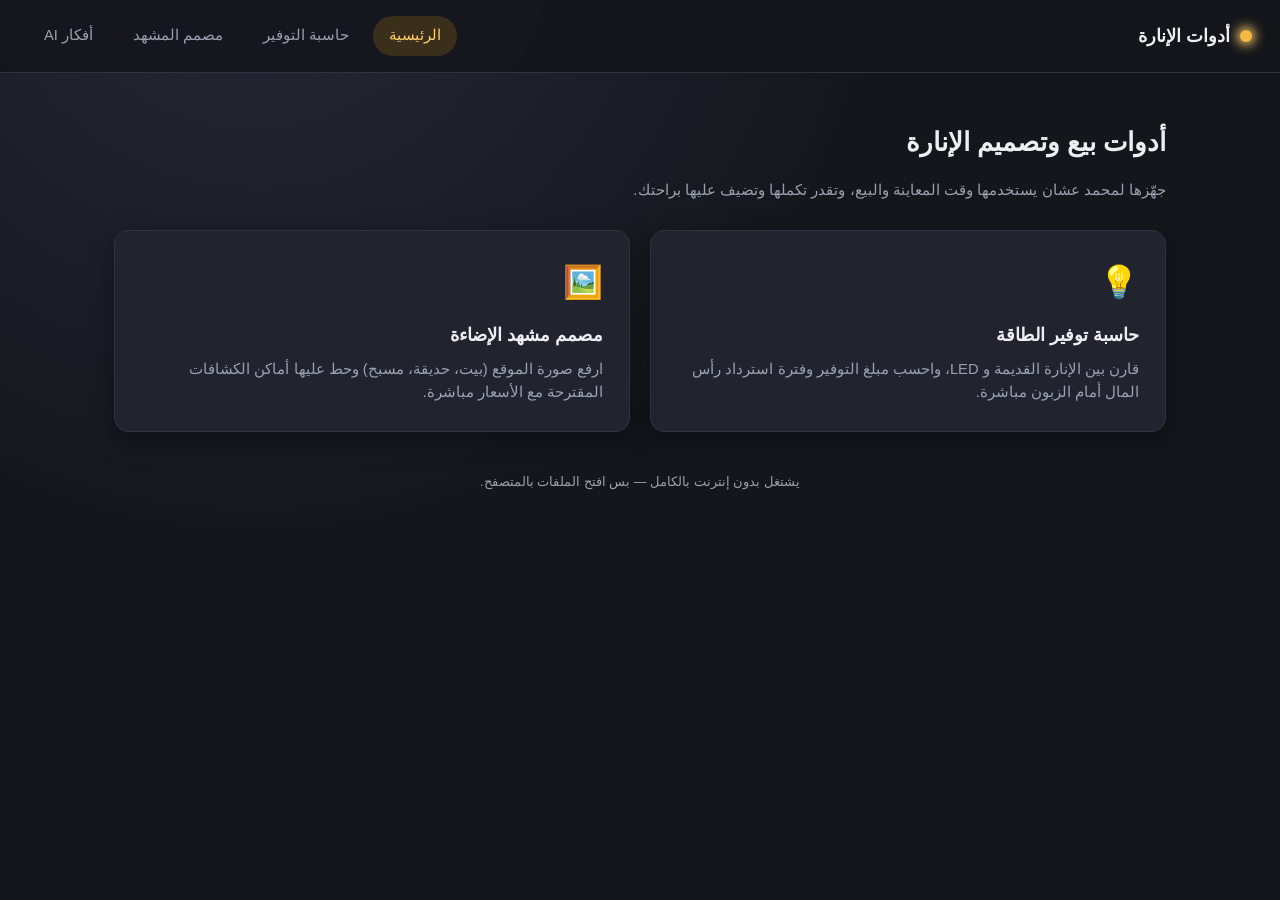
<file: index.html>
<!DOCTYPE html>
<html lang="ar" dir="rtl">
<head>
<meta charset="UTF-8">
<meta name="viewport" content="width=device-width, initial-scale=1.0">
<title>أدوات محمد للإنارة</title>
<link rel="stylesheet" href="style.css">
</head>
<body>

<header class="site-header">
  <div class="brand"><span class="dot"></span> أدوات الإنارة</div>
  <nav class="nav-links">
    <a href="index.html" class="active">الرئيسية</a>
    <a href="energy-calculator.html">حاسبة التوفير</a>
    <a href="scene-configurator.html">مصمم المشهد</a>
    <a href="ai-room-advisor.html">أفكار AI</a>
  </nav>
</header>

<main class="page">
  <h1 class="page-title">أدوات بيع وتصميم الإنارة</h1>
  <p class="page-subtitle">جهّزها لمحمد عشان يستخدمها وقت المعاينة والبيع، وتقدر تكملها وتضيف عليها براحتك.</p>

  <div class="tool-grid">
    <a class="tool-card card" href="energy-calculator.html">
      <span class="tool-icon">💡</span>
      <h3>حاسبة توفير الطاقة</h3>
      <p>قارن بين الإنارة القديمة و LED، واحسب مبلغ التوفير وفترة استرداد رأس المال أمام الزبون مباشرة.</p>
    </a>

    <a class="tool-card card" href="scene-configurator.html">
      <span class="tool-icon">🖼️</span>
      <h3>مصمم مشهد الإضاءة</h3>
      <p>ارفع صورة الموقع (بيت، حديقة، مسبح) وحط عليها أماكن الكشافات المقترحة مع الأسعار مباشرة.</p>
    </a>
  </div>

  <footer class="note">يشتغل بدون إنترنت بالكامل — بس افتح الملفات بالمتصفح.</footer>
</main>

</body>
</html>
</file>
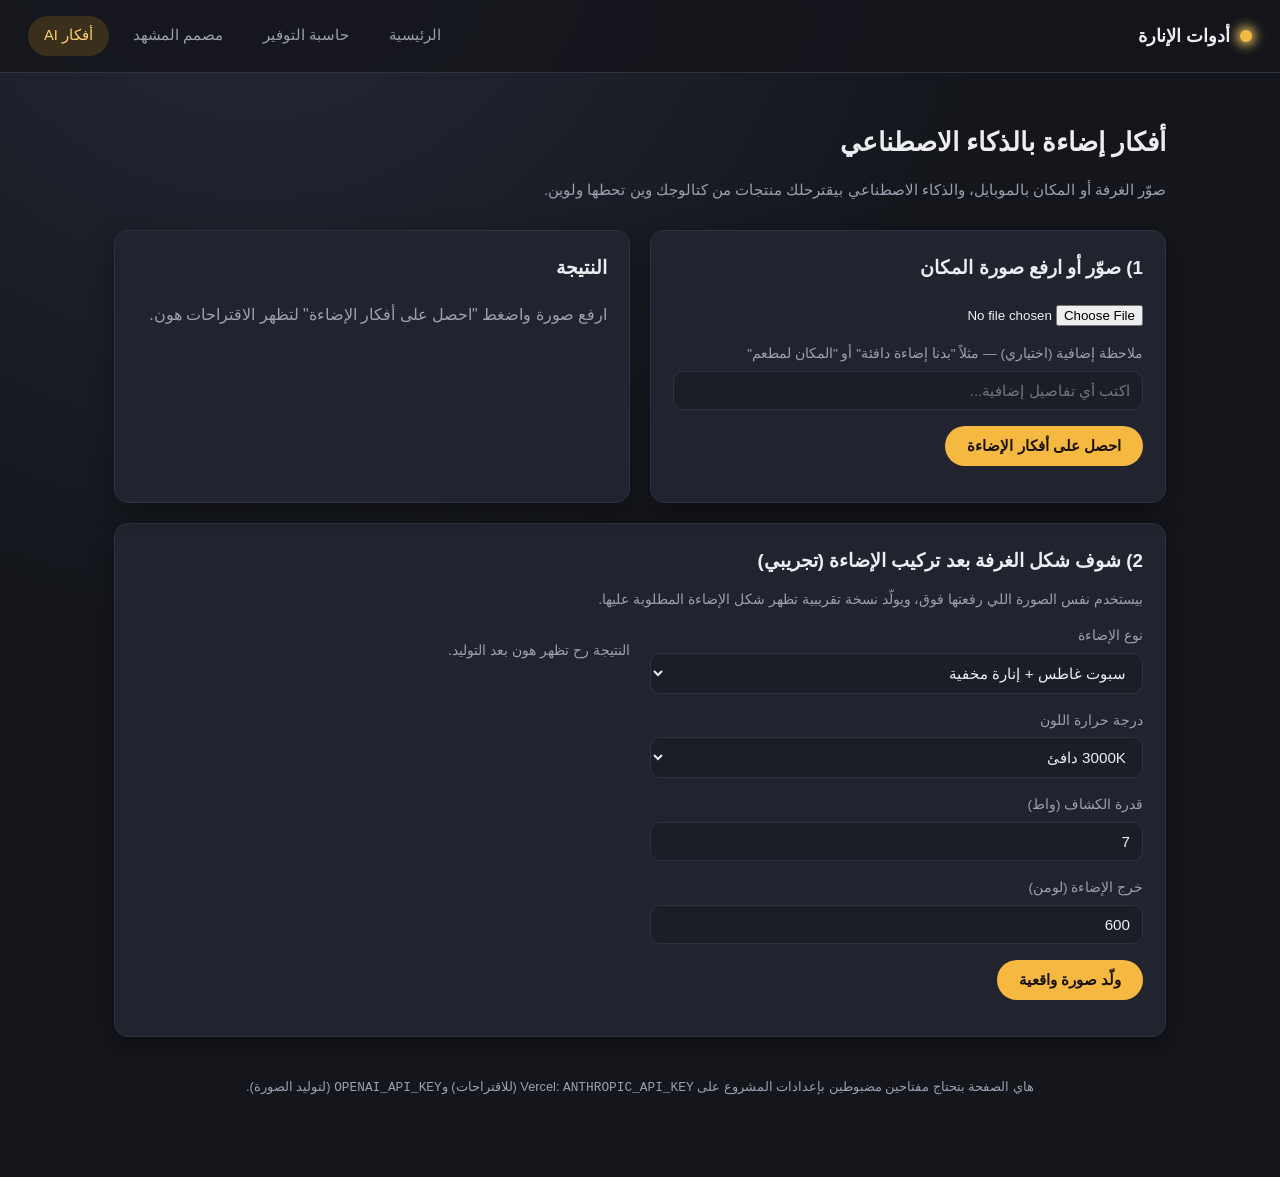
<file: ai-room-advisor.html>
<!DOCTYPE html>
<html lang="ar" dir="rtl">
<head>
<meta charset="UTF-8">
<meta name="viewport" content="width=device-width, initial-scale=1.0">
<title>أفكار إضاءة بالذكاء الاصطناعي</title>
<link rel="stylesheet" href="style.css">
</head>
<body>

<header class="site-header no-print">
  <div class="brand"><span class="dot"></span> أدوات الإنارة</div>
  <nav class="nav-links">
    <a href="index.html">الرئيسية</a>
    <a href="energy-calculator.html">حاسبة التوفير</a>
    <a href="scene-configurator.html">مصمم المشهد</a>
    <a href="ai-room-advisor.html" class="active">أفكار AI</a>
  </nav>
</header>

<main class="page">
  <h1 class="page-title">أفكار إضاءة بالذكاء الاصطناعي</h1>
  <p class="page-subtitle">صوّر الغرفة أو المكان بالموبايل، والذكاء الاصطناعي بيقترحلك منتجات من كتالوجك وين تحطها ولوين.</p>

  <div class="grid-2">
    <div class="card">
      <h3 style="margin-top:0">1) صوّر أو ارفع صورة المكان</h3>

      <div class="field">
        <input type="file" id="roomImageInput" accept="image/*" capture="environment">
      </div>

      <div id="imagePreviewWrap" class="hidden" style="margin:14px 0;">
        <img id="imagePreview" style="max-width:100%; border-radius:10px; border:1px solid var(--card-border);">
      </div>

      <div class="field">
        <label>ملاحظة إضافية (اختياري) — مثلاً "بدنا إضاءة دافئة" أو "المكان لمطعم"</label>
        <input type="text" id="roomNote" placeholder="اكتب أي تفاصيل إضافية...">
      </div>

      <button class="btn btn-primary" id="getSuggestionsBtn" disabled>احصل على أفكار الإضاءة</button>
      <p id="statusMsg" style="color:var(--text-dim); font-size:.85rem; margin-top:10px;"></p>
    </div>

    <div class="card">
      <h3 style="margin-top:0">النتيجة</h3>
      <div id="resultBody">
        <p style="color:var(--text-dim)">ارفع صورة واضغط "احصل على أفكار الإضاءة" لتظهر الاقتراحات هون.</p>
      </div>
    </div>
  </div>

  <div class="card" style="margin-top:20px;">
    <h3 style="margin-top:0">2) شوف شكل الغرفة بعد تركيب الإضاءة (تجريبي)</h3>
    <p style="color:var(--text-dim); font-size:.88rem; margin-top:-6px;">بيستخدم نفس الصورة اللي رفعتها فوق، ويولّد نسخة تقريبية تظهر شكل الإضاءة المطلوبة عليها.</p>

    <div class="grid-2">
      <div>
        <div class="field">
          <label>نوع الإضاءة</label>
          <select id="lightType">
            <option value="recessed ceiling spotlights">سبوت لايت غاطس</option>
            <option value="hidden cove lighting">إنارة مخفية</option>
            <option value="recessed ceiling spotlights and hidden cove lighting" selected>سبوت غاطس + إنارة مخفية</option>
            <option value="wall-mounted decorative fixtures">كشافات حائطية ديكورية</option>
          </select>
        </div>

        <div class="field">
          <label>درجة حرارة اللون</label>
          <select id="colorTempSelect">
            <option value="3000K warm white" selected>3000K دافئ</option>
            <option value="4000K natural white">4000K طبيعي</option>
            <option value="6500K cool white">6500K بارد</option>
          </select>
        </div>

        <div class="field">
          <label>قدرة الكشاف (واط)</label>
          <input type="number" id="renderWattage" value="7" min="0">
        </div>

        <div class="field">
          <label>خرج الإضاءة (لومن)</label>
          <input type="number" id="renderLumens" value="600" min="0">
        </div>

        <button class="btn btn-primary" id="renderImageBtn" disabled>ولّد صورة واقعية</button>
        <p id="renderStatusMsg" style="color:var(--text-dim); font-size:.85rem; margin-top:10px;"></p>
      </div>

      <div id="renderResultWrap">
        <p style="color:var(--text-dim); font-size:.9rem;">النتيجة رح تظهر هون بعد التوليد.</p>
      </div>
    </div>
  </div>

  <footer class="note no-print">
    هاي الصفحة بتحتاج مفتاحين مضبوطين بإعدادات المشروع على Vercel: <code>ANTHROPIC_API_KEY</code> (للاقتراحات) و<code>OPENAI_API_KEY</code> (لتوليد الصورة).
  </footer>
</main>

<script src="data/products.js"></script>
<script src="js/ai-room-advisor.js"></script>
</body>
</html>
</file>
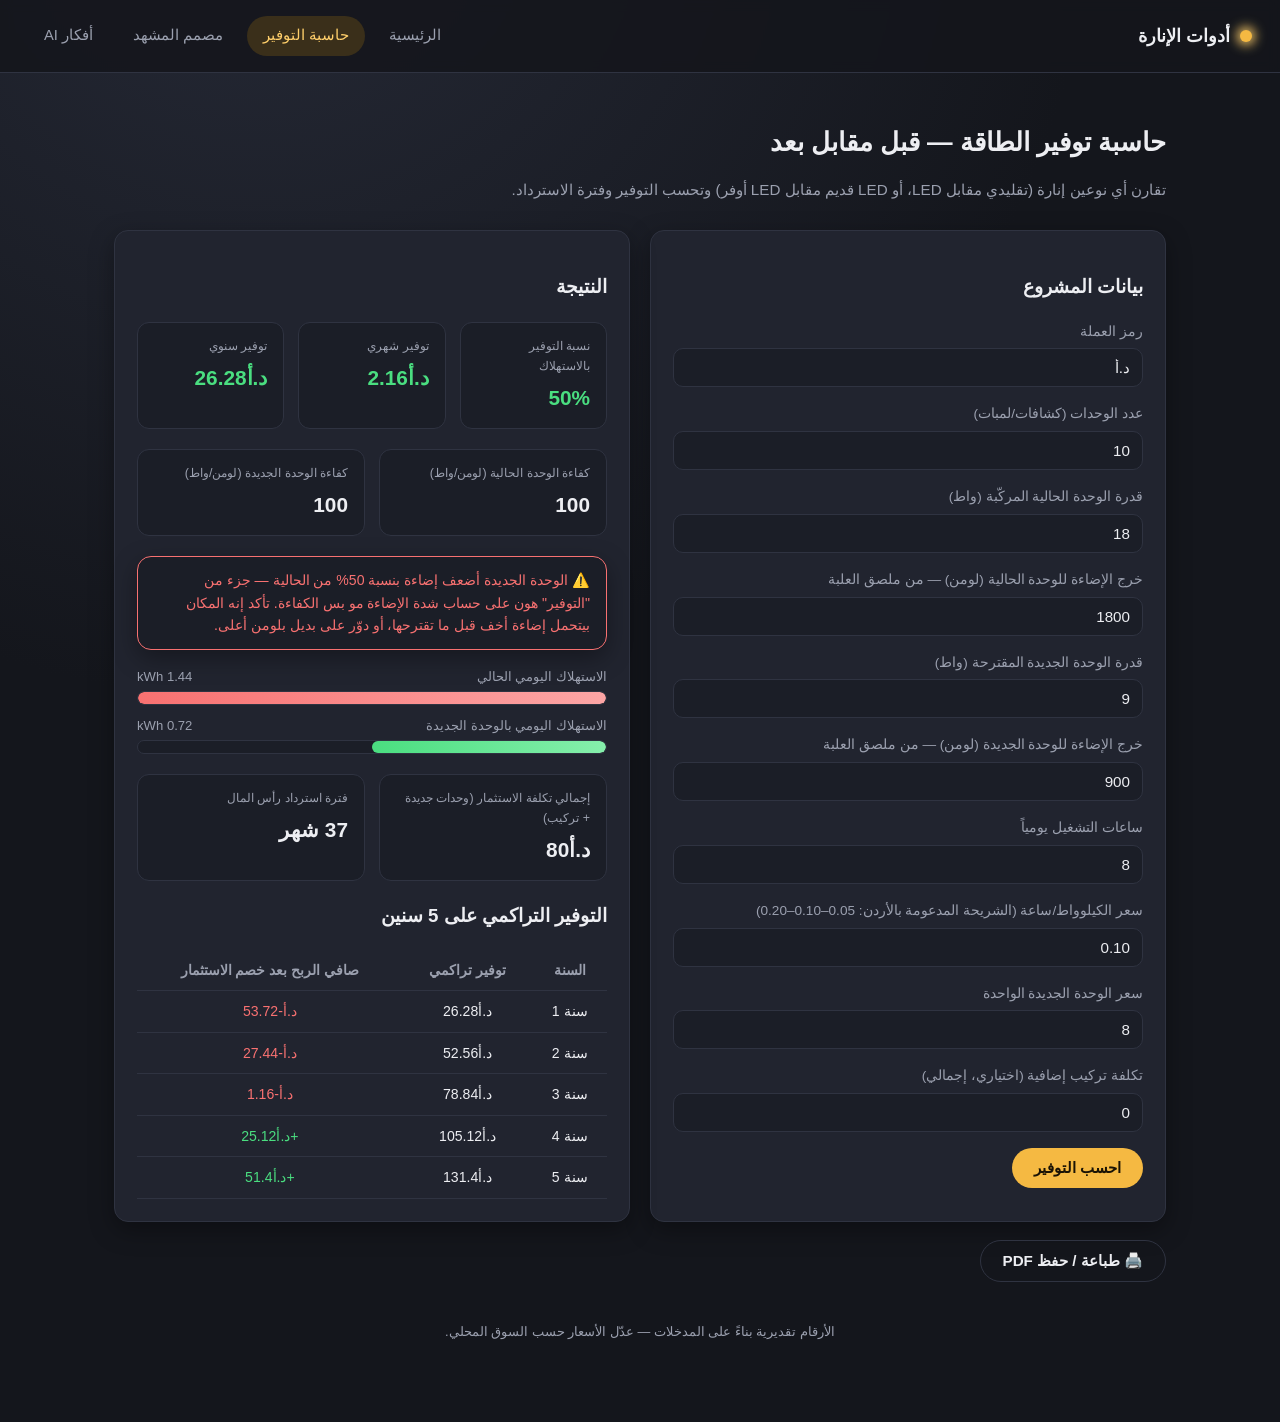
<file: energy-calculator.html>
<!DOCTYPE html>
<html lang="ar" dir="rtl">
<head>
<meta charset="UTF-8">
<meta name="viewport" content="width=device-width, initial-scale=1.0">
<title>حاسبة توفير الطاقة</title>
<link rel="stylesheet" href="style.css">
</head>
<body>

<header class="site-header no-print">
  <div class="brand"><span class="dot"></span> أدوات الإنارة</div>
  <nav class="nav-links">
    <a href="index.html">الرئيسية</a>
    <a href="energy-calculator.html" class="active">حاسبة التوفير</a>
    <a href="scene-configurator.html">مصمم المشهد</a>
    <a href="ai-room-advisor.html">أفكار AI</a>
  </nav>
</header>

<main class="page">
  <h1 class="page-title">حاسبة توفير الطاقة — قبل مقابل بعد</h1>
  <p class="page-subtitle">تقارن أي نوعين إنارة (تقليدي مقابل LED، أو LED قديم مقابل LED أوفر) وتحسب التوفير وفترة الاسترداد.</p>

  <div class="grid-2">
    <!-- Inputs -->
    <div class="card">
      <h3>بيانات المشروع</h3>

      <div class="field">
        <label>رمز العملة</label>
        <input type="text" id="currency" value="د.أ">
      </div>

      <div class="field">
        <label>عدد الوحدات (كشافات/لمبات)</label>
        <input type="number" id="unitCount" value="10" min="1">
      </div>

      <div class="field">
        <label>قدرة الوحدة الحالية المركّبة (واط)</label>
        <input type="number" id="oldWatt" value="18" min="0">
      </div>

      <div class="field">
        <label>خرج الإضاءة للوحدة الحالية (لومن) — من ملصق العلبة</label>
        <input type="number" id="oldLumens" value="1800" min="0">
      </div>

      <div class="field">
        <label>قدرة الوحدة الجديدة المقترحة (واط)</label>
        <input type="number" id="newWatt" value="9" min="0">
      </div>

      <div class="field">
        <label>خرج الإضاءة للوحدة الجديدة (لومن) — من ملصق العلبة</label>
        <input type="number" id="newLumens" value="900" min="0">
      </div>

      <div class="field">
        <label>ساعات التشغيل يومياً</label>
        <input type="number" id="hoursPerDay" value="8" min="0" max="24">
      </div>

      <div class="field">
        <label>سعر الكيلوواط/ساعة (الشريحة المدعومة بالأردن: 0.05–0.10–0.20)</label>
        <input type="number" id="pricePerKwh" value="0.10" min="0" step="0.001">
      </div>

      <div class="field">
        <label>سعر الوحدة الجديدة الواحدة</label>
        <input type="number" id="ledUnitPrice" value="8" min="0" step="0.01">
      </div>

      <div class="field">
        <label>تكلفة تركيب إضافية (اختياري، إجمالي)</label>
        <input type="number" id="installCost" value="0" min="0" step="0.01">
      </div>

      <button class="btn btn-primary" id="calcBtn">احسب التوفير</button>
    </div>

    <!-- Results -->
    <div class="card" id="resultsCard">
      <h3>النتيجة</h3>
      <div id="resultsBody">
        <p style="color:var(--text-dim)">عبّي البيانات وضغط "احسب التوفير" لتظهر النتائج هون.</p>
      </div>
    </div>
  </div>

  <div class="actions-row no-print">
    <button class="btn btn-ghost" id="printBtn">🖨️ طباعة / حفظ PDF</button>
  </div>

  <footer class="note no-print">الأرقام تقديرية بناءً على المدخلات — عدّل الأسعار حسب السوق المحلي.</footer>
</main>

<script src="js/energy-calculator.js"></script>
</body>
</html>
</file>
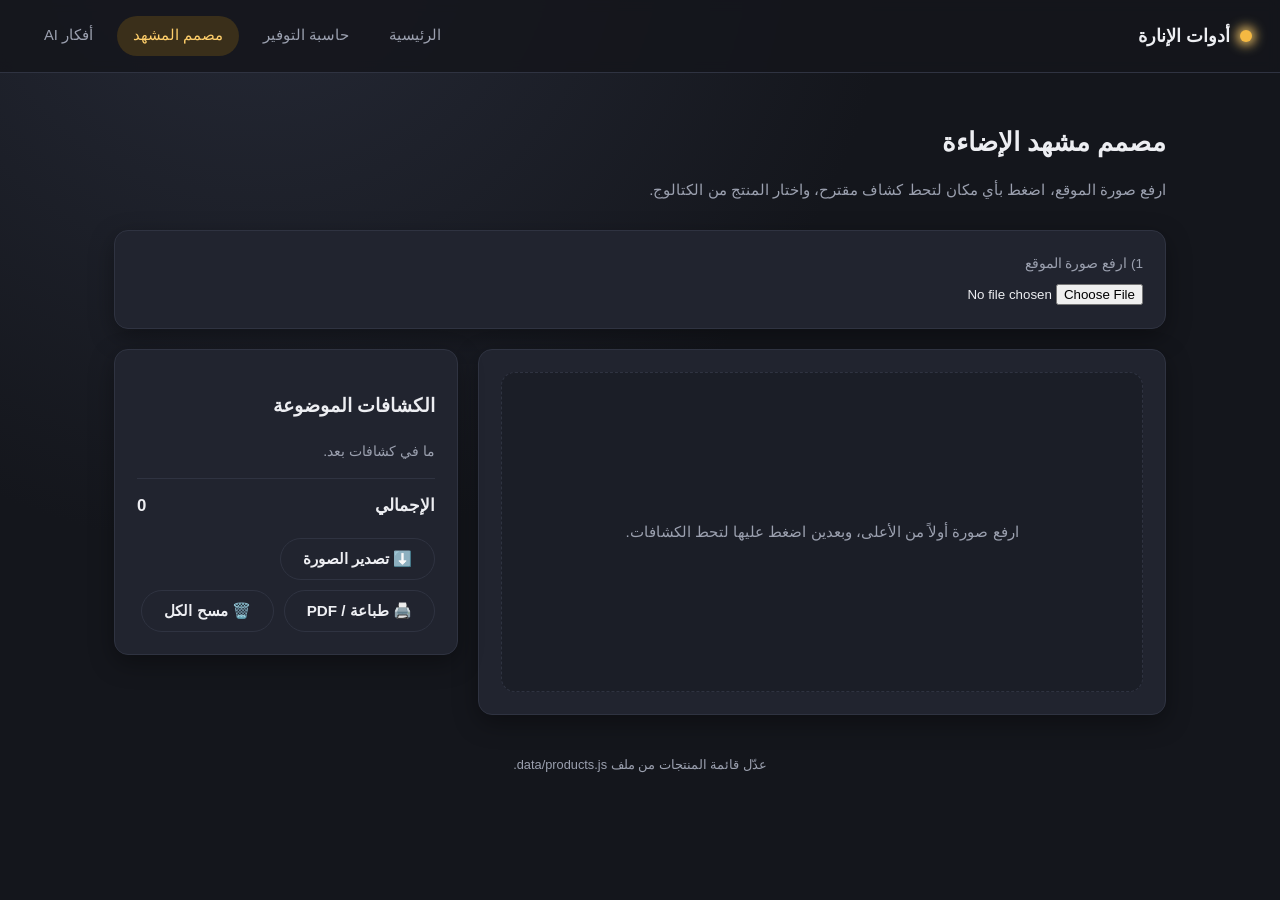
<file: scene-configurator.html>
<!DOCTYPE html>
<html lang="ar" dir="rtl">
<head>
<meta charset="UTF-8">
<meta name="viewport" content="width=device-width, initial-scale=1.0">
<title>مصمم مشهد الإضاءة</title>
<link rel="stylesheet" href="style.css">
</head>
<body>

<header class="site-header no-print">
  <div class="brand"><span class="dot"></span> أدوات الإنارة</div>
  <nav class="nav-links">
    <a href="index.html">الرئيسية</a>
    <a href="energy-calculator.html">حاسبة التوفير</a>
    <a href="scene-configurator.html" class="active">مصمم المشهد</a>
    <a href="ai-room-advisor.html">أفكار AI</a>
  </nav>
</header>

<main class="page">
  <h1 class="page-title">مصمم مشهد الإضاءة</h1>
  <p class="page-subtitle">ارفع صورة الموقع، اضغط بأي مكان لتحط كشاف مقترح، واختار المنتج من الكتالوج.</p>

  <div class="card no-print" style="margin-bottom:20px;">
    <label>1) ارفع صورة الموقع</label>
    <input type="file" id="imageInput" accept="image/*">
  </div>

  <div class="scene-layout">
    <div class="card">
      <div class="canvas-wrap" id="canvasWrap">
        <p class="empty-hint" id="emptyHint">ارفع صورة أولاً من الأعلى، وبعدين اضغط عليها لتحط الكشافات.</p>
        <canvas id="sceneCanvas" class="hidden"></canvas>
      </div>
    </div>

    <div class="card">
      <h3>الكشافات الموضوعة</h3>
      <ul class="marker-list" id="markerList">
        <li style="color:var(--text-dim); font-size:.88rem;">ما في كشافات بعد.</li>
      </ul>
      <div class="total-box">
        <span>الإجمالي</span>
        <span id="totalPrice">0</span>
      </div>
      <div class="actions-row no-print">
        <button class="btn btn-ghost" id="exportBtn">⬇️ تصدير الصورة</button>
        <button class="btn btn-ghost" id="printBtn">🖨️ طباعة / PDF</button>
        <button class="btn btn-ghost" id="clearBtn">🗑️ مسح الكل</button>
      </div>
    </div>
  </div>

  <footer class="note no-print">عدّل قائمة المنتجات من ملف data/products.js.</footer>
</main>

<!-- Modal لاختيار المنتج عند وضع كشاف جديد -->
<div class="modal-backdrop hidden" id="productModal">
  <div class="card modal-box">
    <h3>اختار المنتج</h3>

    <div class="field">
      <label>الفئة</label>
      <select id="categorySelect"></select>
    </div>

    <div class="field">
      <label>المنتج</label>
      <select id="productSelect"></select>
    </div>

    <div class="field" id="productPreview" style="font-size:.85rem; color:var(--text-dim);"></div>

    <div class="actions-row">
      <button class="btn btn-primary" id="confirmMarkerBtn">إضافة</button>
      <button class="btn btn-ghost" id="cancelMarkerBtn">إلغاء</button>
    </div>
  </div>
</div>

<script src="data/products.js"></script>
<script src="js/scene-configurator.js"></script>
</body>
</html>
</file>
<file: style.css>
/* ============================================
   لوحة إنارة – ستايل مشترك لكل صفحات المشروع
   ============================================ */

:root {
  --bg: #14161c;
  --bg-soft: #1b1e27;
  --card: #21242f;
  --card-border: #2f3341;
  --text: #edeef2;
  --text-dim: #9ba0af;
  --accent: #f5b942;      /* أصفر دافئ يرمز لضوء LED */
  --accent-soft: #3a2f1a;
  --accent-strong: #ffcf6b;
  --good: #4ade80;
  --bad: #f87171;
  --radius: 14px;
  --shadow: 0 8px 24px rgba(0,0,0,.35);
}

* { box-sizing: border-box; }

html {
  direction: rtl;
}

body {
  margin: 0;
  background: radial-gradient(circle at 20% -10%, #262a37 0%, var(--bg) 45%);
  color: var(--text);
  font-family: "Segoe UI", Tahoma, Arial, sans-serif;
  line-height: 1.6;
  min-height: 100vh;
}

a { color: inherit; }

/* ---------- Header / Nav ---------- */
.site-header {
  display: flex;
  align-items: center;
  justify-content: space-between;
  padding: 16px 28px;
  background: rgba(20,22,28,.85);
  border-bottom: 1px solid var(--card-border);
  position: sticky;
  top: 0;
  z-index: 10;
  backdrop-filter: blur(6px);
}

.brand {
  display: flex;
  align-items: center;
  gap: 10px;
  font-weight: 700;
  font-size: 1.1rem;
}

.brand .dot {
  width: 12px;
  height: 12px;
  border-radius: 50%;
  background: var(--accent);
  box-shadow: 0 0 12px 3px var(--accent-strong);
}

.nav-links {
  display: flex;
  gap: 8px;
}

.nav-links a {
  text-decoration: none;
  padding: 8px 16px;
  border-radius: 999px;
  font-size: .92rem;
  color: var(--text-dim);
  transition: .15s;
}

.nav-links a:hover,
.nav-links a.active {
  background: var(--accent-soft);
  color: var(--accent-strong);
}

/* ---------- Layout ---------- */
.page {
  max-width: 1100px;
  margin: 0 auto;
  padding: 32px 24px 80px;
}

.page-title {
  font-size: 1.6rem;
  font-weight: 800;
  margin-bottom: 4px;
}

.page-subtitle {
  color: var(--text-dim);
  margin-bottom: 28px;
  font-size: .95rem;
}

.card {
  background: var(--card);
  border: 1px solid var(--card-border);
  border-radius: var(--radius);
  box-shadow: var(--shadow);
  padding: 22px;
}

.grid-2 {
  display: grid;
  grid-template-columns: 1fr 1fr;
  gap: 20px;
}

@media (max-width: 800px) {
  .grid-2 { grid-template-columns: 1fr; }
}

/* ---------- Home cards ---------- */
.tool-grid {
  display: grid;
  grid-template-columns: 1fr 1fr;
  gap: 20px;
}

@media (max-width: 750px) {
  .tool-grid { grid-template-columns: 1fr; }
}

.tool-card {
  display: block;
  text-decoration: none;
  padding: 26px;
  transition: transform .15s, border-color .15s;
}

.tool-card:hover {
  transform: translateY(-3px);
  border-color: var(--accent);
}

.tool-icon {
  font-size: 2rem;
  margin-bottom: 12px;
  display: inline-block;
}

.tool-card h3 {
  margin: 0 0 8px;
  font-size: 1.15rem;
}

.tool-card p {
  margin: 0;
  color: var(--text-dim);
  font-size: .92rem;
}

/* ---------- Forms ---------- */
label {
  display: block;
  font-size: .85rem;
  color: var(--text-dim);
  margin-bottom: 6px;
}

.field {
  margin-bottom: 16px;
}

input[type="number"],
input[type="text"],
select {
  width: 100%;
  padding: 10px 12px;
  border-radius: 10px;
  border: 1px solid var(--card-border);
  background: var(--bg-soft);
  color: var(--text);
  font-size: .95rem;
  font-family: inherit;
}

input:focus, select:focus {
  outline: none;
  border-color: var(--accent);
}

.btn {
  display: inline-flex;
  align-items: center;
  gap: 8px;
  border: none;
  cursor: pointer;
  padding: 11px 22px;
  border-radius: 999px;
  font-size: .95rem;
  font-weight: 600;
  font-family: inherit;
  transition: .15s;
}

.btn-primary {
  background: var(--accent);
  color: #1a1305;
}
.btn-primary:hover { background: var(--accent-strong); }

.btn-ghost {
  background: transparent;
  border: 1px solid var(--card-border);
  color: var(--text);
}
.btn-ghost:hover { border-color: var(--accent); color: var(--accent-strong); }

.btn-danger {
  background: transparent;
  color: var(--bad);
  border: 1px solid rgba(248,113,113,.4);
  padding: 6px 12px;
  font-size: .8rem;
}

/* ---------- Results ---------- */
.stat-row {
  display: grid;
  grid-template-columns: repeat(3, 1fr);
  gap: 14px;
  margin: 20px 0;
}

@media (max-width: 700px) {
  .stat-row { grid-template-columns: 1fr 1fr; }
}

.stat {
  background: var(--bg-soft);
  border: 1px solid var(--card-border);
  border-radius: 12px;
  padding: 14px 16px;
}

.stat .label {
  font-size: .78rem;
  color: var(--text-dim);
  margin-bottom: 4px;
}

.stat .value {
  font-size: 1.3rem;
  font-weight: 800;
}

.stat .value.good { color: var(--good); }
.stat .value.bad { color: var(--bad); }

.compare-bar {
  margin: 10px 0;
}

.compare-bar .bar-label {
  display: flex;
  justify-content: space-between;
  font-size: .82rem;
  color: var(--text-dim);
  margin-bottom: 4px;
}

.bar-track {
  height: 14px;
  border-radius: 999px;
  background: var(--bg-soft);
  overflow: hidden;
  border: 1px solid var(--card-border);
}

.bar-fill {
  height: 100%;
  border-radius: 999px;
}

.bar-fill.old { background: linear-gradient(90deg, #f87171, #fca5a5); }
.bar-fill.new { background: linear-gradient(90deg, #4ade80, #86efac); }

table.simple {
  width: 100%;
  border-collapse: collapse;
  font-size: .88rem;
  margin-top: 8px;
}

table.simple th, table.simple td {
  padding: 9px 10px;
  text-align: center;
  border-bottom: 1px solid var(--card-border);
}

table.simple th {
  color: var(--text-dim);
  font-weight: 600;
}

/* ---------- Scene configurator ---------- */
.scene-layout {
  display: grid;
  grid-template-columns: 2fr 1fr;
  gap: 20px;
  align-items: start;
}

@media (max-width: 900px) {
  .scene-layout { grid-template-columns: 1fr; }
}

.canvas-wrap {
  position: relative;
  border: 1px dashed var(--card-border);
  border-radius: var(--radius);
  overflow: hidden;
  background: var(--bg-soft);
  min-height: 320px;
  display: flex;
  align-items: center;
  justify-content: center;
}

#sceneCanvas {
  max-width: 100%;
  display: block;
  cursor: crosshair;
}

.empty-hint {
  color: var(--text-dim);
  text-align: center;
  padding: 40px;
  font-size: .95rem;
}

.marker-list {
  list-style: none;
  margin: 0;
  padding: 0;
  display: flex;
  flex-direction: column;
  gap: 10px;
  max-height: 420px;
  overflow-y: auto;
}

.marker-item {
  background: var(--bg-soft);
  border: 1px solid var(--card-border);
  border-radius: 10px;
  padding: 10px 12px;
  display: flex;
  align-items: center;
  gap: 10px;
}

.marker-badge {
  width: 24px;
  height: 24px;
  border-radius: 50%;
  background: var(--accent);
  color: #1a1305;
  font-weight: 800;
  font-size: .78rem;
  display: flex;
  align-items: center;
  justify-content: center;
  flex-shrink: 0;
}

.marker-item .info {
  flex: 1;
  min-width: 0;
}

.marker-item .info .name {
  font-size: .9rem;
  font-weight: 600;
  white-space: nowrap;
  overflow: hidden;
  text-overflow: ellipsis;
}

.marker-item .info .meta {
  font-size: .78rem;
  color: var(--text-dim);
}

.total-box {
  margin-top: 16px;
  padding-top: 14px;
  border-top: 1px solid var(--card-border);
  display: flex;
  justify-content: space-between;
  font-weight: 700;
  font-size: 1.05rem;
}

/* modal */
.modal-backdrop {
  position: fixed;
  inset: 0;
  background: rgba(0,0,0,.55);
  display: flex;
  align-items: center;
  justify-content: center;
  z-index: 50;
}

.modal-box {
  width: min(420px, 92vw);
}

.hidden { display: none !important; }

.actions-row {
  display: flex;
  gap: 10px;
  flex-wrap: wrap;
  margin-top: 18px;
}

footer.note {
  margin-top: 40px;
  color: var(--text-dim);
  font-size: .8rem;
  text-align: center;
}

@media print {
  .site-header, .no-print { display: none !important; }
  body { background: #fff; color: #000; }
  .card { box-shadow: none; border-color: #ccc; }
}
</file>
